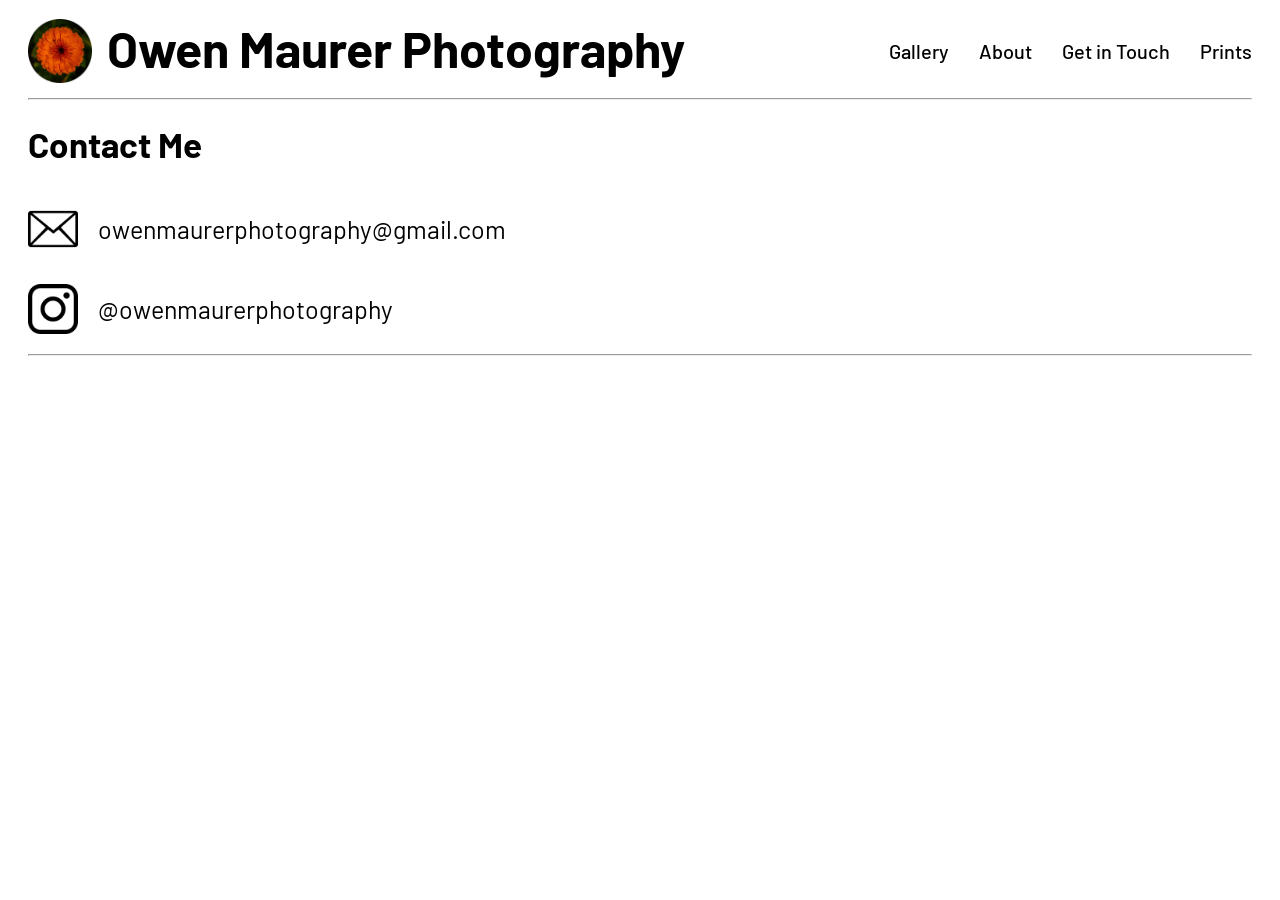
<file: contact.html>
<!doctype html>
<html lang="en-US">
    <head>
        <title>Contact Me | Owen Maurer Photography</title>
        <meta charset="utf-8" />
        <meta name="viewport" content="width=device-width" />
        <meta name="author" content="Owen Maurer" />
        <meta name="description" content="Contact Information for Owen Maurer" />
        <link rel="icon" href="photos/permanent/mini logo.png" type="image/x-icon" />
        <link href="styles/style.css" rel="stylesheet" />
    </head>
    <div id="page-wrapper">
        <body>
            <header>
                <img class="logo" src="photos/permanent/flower logo.jpg" alt="Logo of a flower" width = 64px height = 64px/>
                <p class="page-title"><a href="/">Owen Maurer Photography</a></p>
                <nav>
                    <a href="gallery">Gallery</a>
                    <a href="about">About</a>
                    <a href="contact">Get in Touch</a>
                    <a href="prints">Prints</a>
                </nav>
            </header>
            <hr>
            <h1>Contact Me</h1>
            <a class="contact-link" href="mailto:owenmaurerphotography@gmail.com">
                <img src="photos/permanent/email-icon.jpg" />
                <p>owenmaurerphotography@gmail.com</p>
            </a>
            <a class="contact-link" href="https://www.instagram.com/owenmaurerphotography/">
                <img src="photos/permanent/iglogo.jpg" />
                <p>@owenmaurerphotography</p>
            </a>
            <hr>
        </body>
    </div>
</html>
</file>
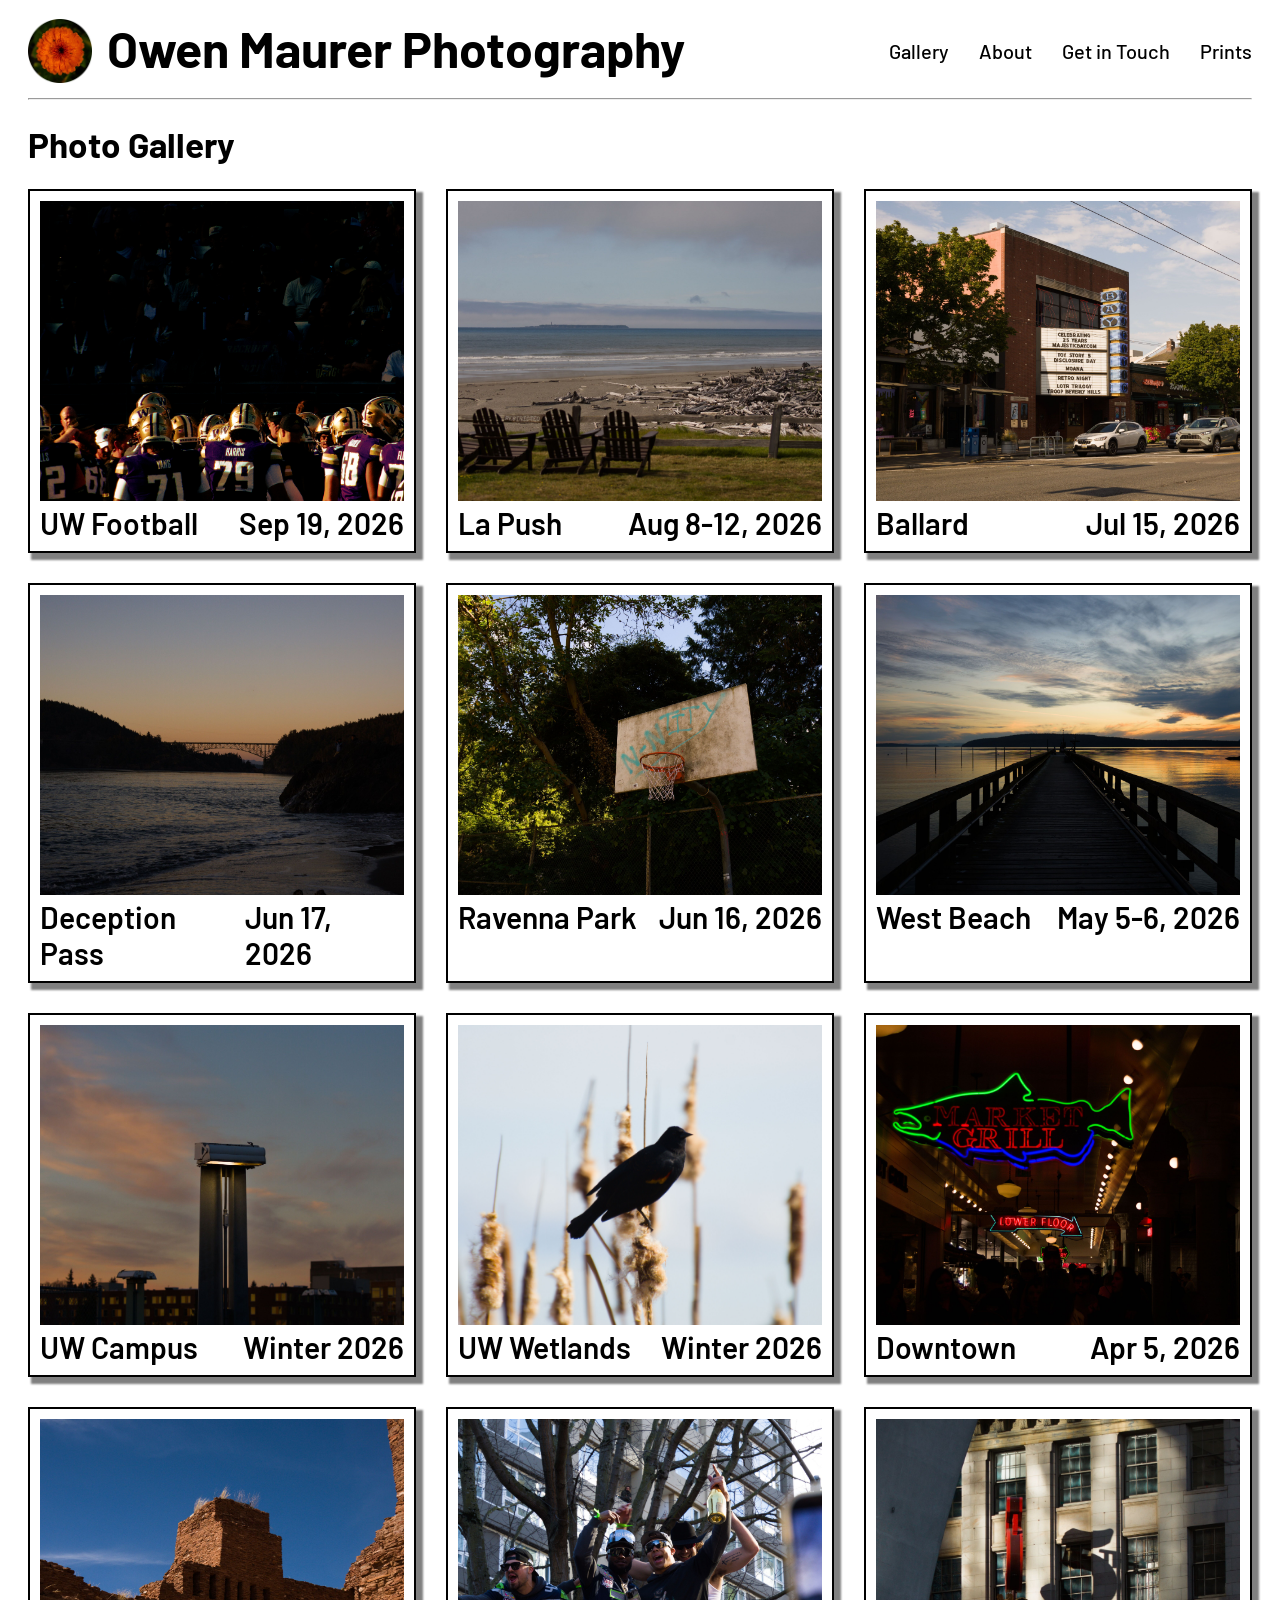
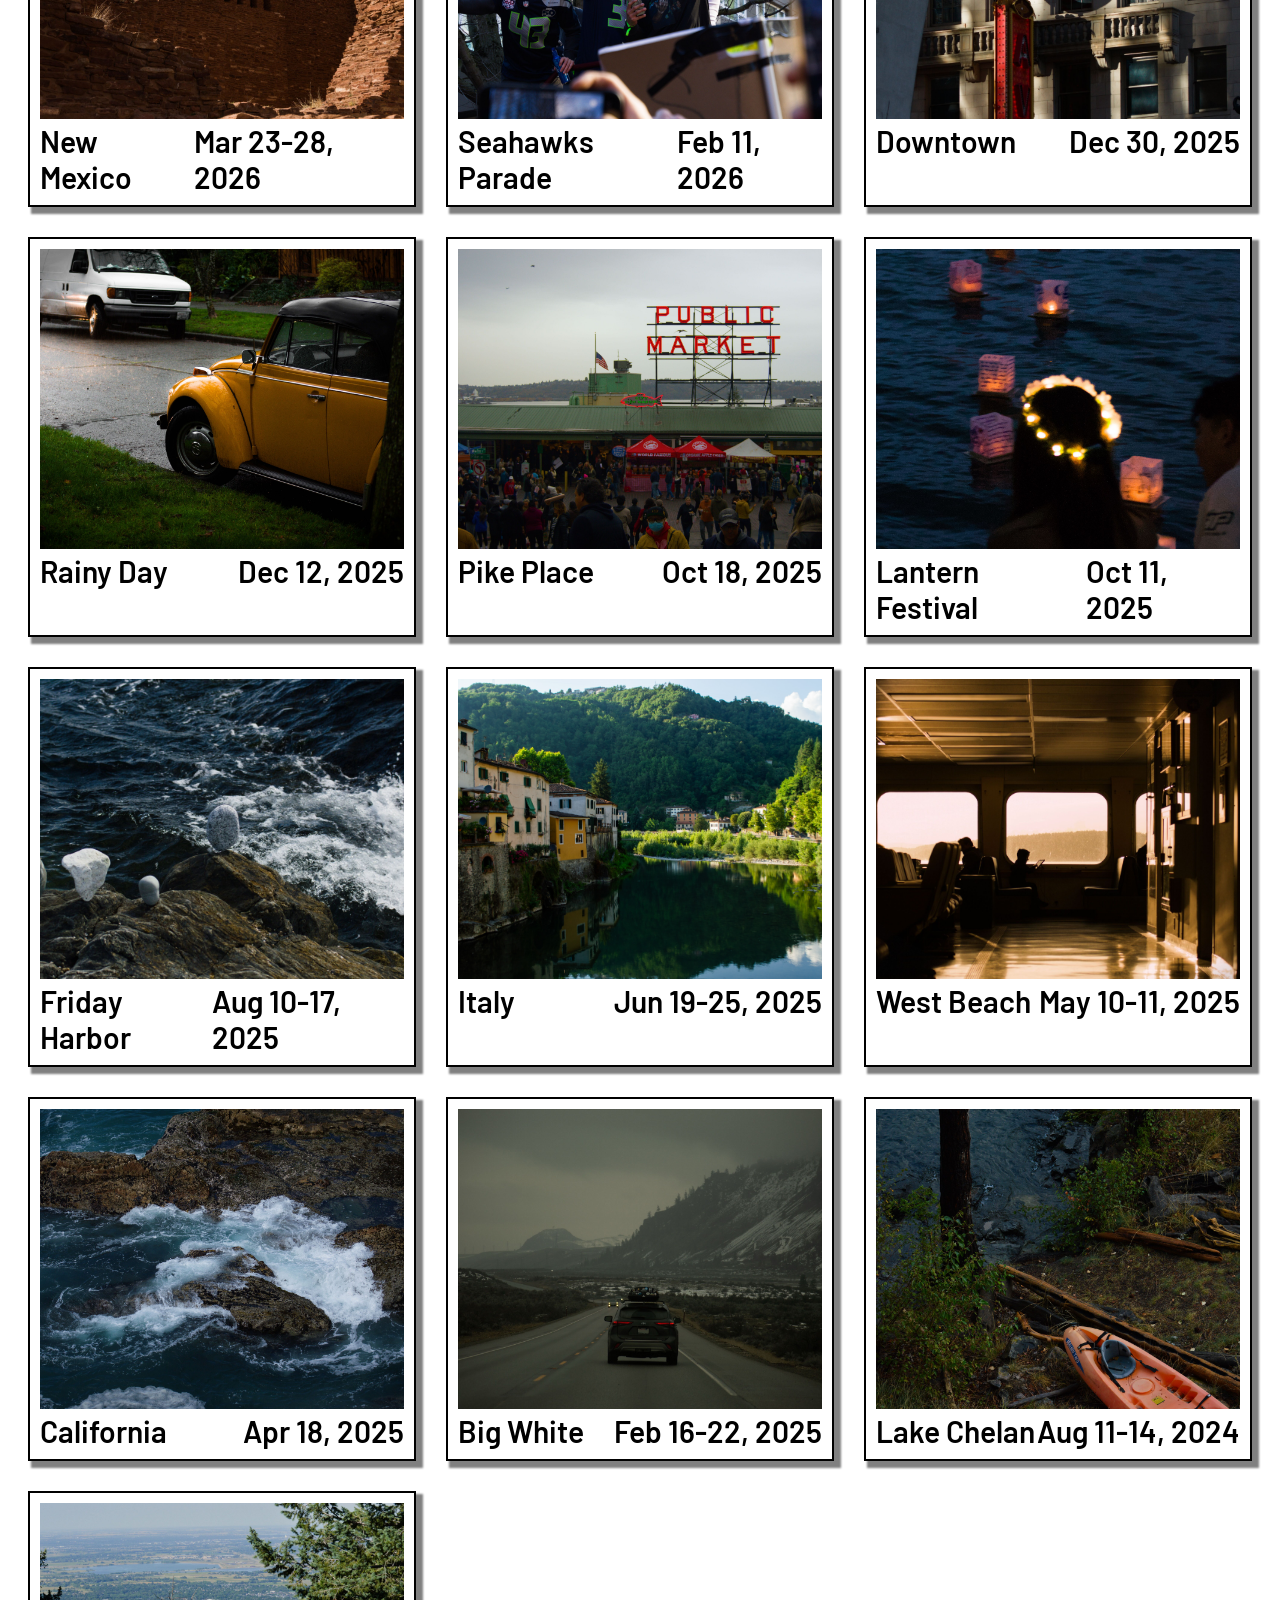
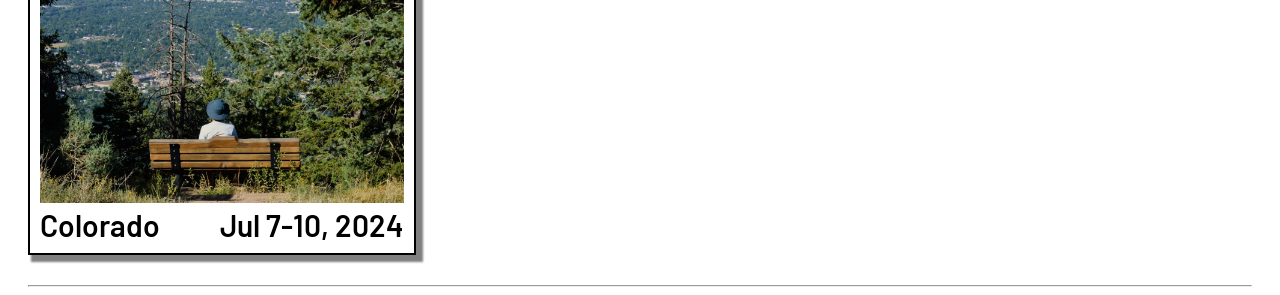
<file: gallery.html>
<!doctype html>
<html lang="en-US">
    <head>
        <title>Photo Gallery | Owen Maurer Photography</title>
        <meta charset="utf-8" />
        <meta name="viewport" content="width=device-width" />
        <meta name="author" content="Owen Maurer" />
        <meta name="description" content="Gallery of Photos Taken by Owen Maurer" />
        <link rel="icon" href="photos/permanent/mini logo.png" type="image/x-icon" />
        <link href="styles/style.css" rel="stylesheet" />
    </head>
    <div id="page-wrapper">
        <body>
            <header>
                <img class="logo" src="photos/permanent/flower logo.jpg" alt="Logo of a flower" width = 64px height = 64px/>
                <p class="page-title"><a href="/">Owen Maurer Photography</a></p>
                <nav>
                    <a href="gallery">Gallery</a>
                    <a href="about">About</a>
                    <a href="contact">Get in Touch</a>
                    <a href="prints">Prints</a>
                </nav>
            </header>
            <hr>
            <h1>Photo Gallery</h1>
            <div id="album-grid-gallery" class="album-grid"></div>
            <script>
                const ALBUM_JSON = "photos/albums.json"

                let albums = [];

                async function loadAlbums() {
                    const res = await fetch(ALBUM_JSON);
                    const data = await res.json();
                    const container = document.getElementById("album-grid-gallery");

                    data.forEach((album) => {
                        const currAlbum = document.createElement("a");
                        currAlbum.className = "album";
                        currAlbum.href = "album.html?album=" + album.slug;

                        const img = document.createElement("img");
                        img.src = album.thumbnailSrc;

                        const albumName = document.createElement("div");
                        albumName.className = "album-name";
                        albumName.textContent = album.name;

                        const albumDate = document.createElement("div");
                        albumDate.className = "album-date";
                        albumDate.textContent = album.date;

                        const caption = document.createElement("div");
                        caption.className = "album-caption"
                        caption.appendChild(albumName);
                        caption.appendChild(albumDate);

                        
                        currAlbum.appendChild(img);
                        currAlbum.appendChild(caption);
                        container.appendChild(currAlbum);
                        albums.push(currAlbum);
                    })

                }

                loadAlbums();
            </script>
            <hr>
        </body>
    </div>
</html>
</file>
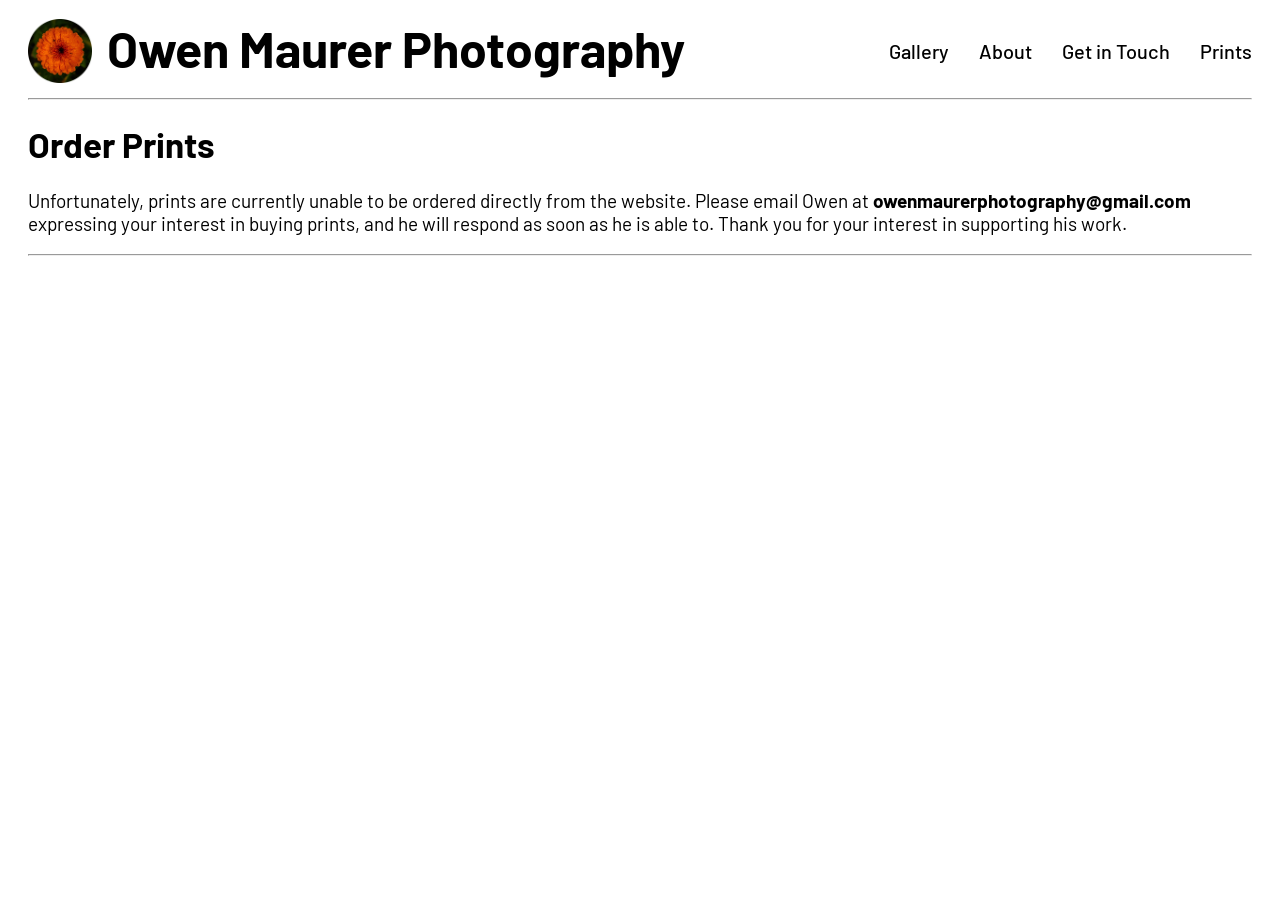
<file: prints.html>
<!doctype html>
<html lang="en-US">
    <head>
        <title>Prints | Owen Maurer Photography</title>
        <meta charset="utf-8" />
        <meta name="viewport" content="width=device-width" />
        <meta name="author" content="Owen Maurer" />
        <meta name="description" content="Page describing how to order prints" />
        <link rel="icon" href="photos/permanent/mini logo.png" type="image/x-icon" />
        <link href="styles/style.css" rel="stylesheet" />
    </head>
    <div id="page-wrapper">
        <body>
            <header>
                <img class="logo" src="photos/permanent/flower logo.jpg" alt="Logo of a flower" width = 64px height = 64px/>
                <p class="page-title"><a href="/">Owen Maurer Photography</a></p>
                <nav>
                    <a href="gallery">Gallery</a>
                    <a href="about">About</a>
                    <a href="contact">Get in Touch</a>
                    <a href="prints">Prints</a>
                </nav>
            </header>
            <hr>
            <h1>Order Prints</h1>
            <div class="prints-text">
                <p>
                    Unfortunately, prints are currently unable to be ordered directly from the website. Please email Owen at 
                    <a href="mailto:owenmaurerphotography@gmail.com" class="underline-link"><b>owenmaurerphotography@gmail.com</b></a>
                    expressing your interest in buying prints, and he will respond as soon as he is able to. Thank you for your
                    interest in supporting his work.
                </p>
            </div>
            <hr>
        </body>
    </div>
</html>
</file>
<file: styles/style.css>
@import url('https://fonts.googleapis.com/css2?family=Barlow:ital,wght@0,100;0,200;0,300;0,400;0,500;0,600;0,700;0,800;0,900;1,100;1,200;1,300;1,400;1,500;1,600;1,700;1,800;1,900&display=swap');

html {
  font-size: 10px;
  font-family: "Barlow", sans-serif;
}

#page-wrapper {
  max-width: 1440px;
  margin: 0 auto;
}

.logo {
  width: 64px;
  height: 64px;
}

.page-title {
  font-weight: 700;
  text-align: left;
  font-size: 5rem;
  margin: 0;
  padding: 0 0 5px 10px;
}

body {
  padding: 0 20px;
}

.logo {
  display: block;
  max-width: 100%;
}

a {
  color: #000000;
  text-decoration: none;
}

nav {
  font-weight: 500;
  display: flex;
  font-size: 2rem;
  gap: 30px;
  margin-left: auto;
  a:hover{
    text-decoration: underline;
  }
}

header {
  display: flex;
  gap: 5px;
  text-align: center;
  justify-content: center;
  align-items: center;
  padding: 10px 0px;
}

h1 {
  font-size: 3.5rem;
}

h2 {
  font-size: 2.5rem;
}

hr {
  color: black;
}

.carousel {
  position: relative;
  max-width: 1440px;
  height: 600px;
  overflow: hidden;
  margin: 20px auto;
}

.slide {
  position: absolute;
  top: 0;
  left: 0;
  width: 100%;
  height: 100%;
  opacity: 0;
  transform: translateX(100%);
  transition: opacity 1.2s ease-in-out, transform 1.2s ease-in-out;
}

.slide.active {
  opacity: 1;
  transform: translateX(0);
}

.slide.exit-left {
  opacity: 0;
  transform: translateX(-100%);
}

.slide.exit-right {
  opacity: 0;
  transform: translateX(100%);
}

.slide img {
  width: 100%;
  height: 100%;
  object-fit: contain;
}

.arrow {
  position: absolute;
  top: 50%;
  background: rgba(0,0,0,0.4);
  color: white;
  border: none;
  font-size: 4rem;
  padding: 8px 16px;
  cursor: pointer;
  z-index: 10;
  opacity: 0;
  transition: opacity 0.3s ease-in-out, transform 0.3s ease-in-out;
  transform: translateY(100%);
}

.carousel:hover .arrow {
  opacity: 1;
  transform: translateY(-50%);
}

.arrow.prev { left: 12px; }
.arrow.next { right: 12px; }

.section-title {
  display: flex;
  justify-content: left;
  align-items: center;
}

.underline-link:hover {
  text-decoration: underline;
  cursor: pointer;
}

.album-grid {
  width: 100%;
  display: grid;
  gap: 30px;
  grid-template-columns: repeat(3, 1fr);
  grid-auto-rows: minmax(100px, auto);
  margin-bottom: 30px;
}

.album {
  border: 2px black solid;
  overflow: hidden;
  box-shadow: 5px 5px 2px 2px gray;
  font-size: 2rem;
  font-weight: 500;
  padding: 10px;
  
  img {
    width: 100%;
    height: 300px;
    object-fit: cover;
  }
}

.album-caption {
  font-size: 3rem;
  font-weight: 600;
  display: flex;
  justify-content: space-between;
  width: 100%;
}

.intro {
  font-size: 2.5rem;
}

.profile-pic {
  max-width: 600px;
}

.contact-link {
  p {
    font-size: 2.5rem;
  }
  display: flex;
  align-items: center;
  justify-content: left;
  gap: 20px;
  p:hover {
    text-decoration: underline;
  }
  img {
    width: 50px;
    height: 100%;
    overflow: hidden;
    object-fit: cover;
  }
}

#album-page-header {
  display: flex;
  justify-content: space-between;
  font-size: 4rem;
  margin: 10px 0;
  padding: 0 0 3vh 0;
  font-weight: 600;
}

#album-exit {
  background: none;
  border: none;
  display: flex;
  justify-content: right;
  font-size: 1.2rem;
  padding: 5px 0 0 0;
}

.photo-grid {
  display: grid;
  width: 100%;
  gap: 20px 10px;
  grid-template-columns: repeat(5, 1fr);
  align-items: center;
}

.photo {
  overflow: hidden;

  img {
    width: 100%;
    height: 100%;
  }
}

.overlay {
  position: fixed;
  top: 0;
  left: 0;
  width: 100%;
  height: 100%;
  background-color: rgba(0,0,0,0.8);
  display: none;
  object-fit: contain;
  touch-action: none;
  overflow: hidden;
}

.overlay.active {
  display: flex;
  align-items: center;
  justify-content: center;
  object-fit: contain;
}

#overlay-img {
  max-width: 80vw;
  max-height: 80vh;
  object-fit: contain;
  user-select: none;
  -webkit-user-drag: none;
}

.photo-arrow {
  position: absolute;
  top: 50%;
  background: none;
  color: white;
  border: none;
  font-size: 5rem;
  cursor: pointer;
  z-index: 10;
  transform: translateY(-50%);
}

#photo-arrow-prev { right: 93% }
#photo-arrow-next { left: 93% }

.exit {
  position: absolute;
  top: 5%;
  left: 90%;
  font-size: 5rem;
  background: none;
  border: none;
  cursor: pointer;
  color: white;
}

.photo-arrow.hidden { display: none }

.prints-text {
  p, a {
    font-size: 1.9rem;
  }
}


@media (max-width: 1024px) {
  html {
    font-size: 7px;
  }

  nav {
    gap: 15px;
  }

  .logo {
    max-width: 40px;
    max-height: 40px;
  }

  .page-title {
    font-size: 25px;
    padding: 0 0 0 5px;
  }

  .carousel {
    height: 350px;
  }

  .album-grid {
    grid-template-columns: repeat(3, 1fr);
    gap: 15px;
  }

  .album-grid img {
    max-height: 140px;
  }

  .album {
    padding: 5px;
  }

  .photo-grid {
    grid-template-columns: repeat(4, 1fr);
    grid-auto-rows: minmax(350px, auto);
    object-fit: contain;
  }

  .profile-pic {
    max-width: 400px;
    margin: 0 auto;
    display: flex;
    justify-content: center;
  }

  .contact-link {
    img {
      height: 40px;
      width: 40px;
    }
    p {
      font-size: 20px;
      gap: 10px;
    }
  }

  .arrow {
    opacity: 1;
    transform: translateY(-50%);
    padding: 3px;
  }
}

@media (max-width: 600px) {
  html {
    font-size: 4px;
  }

  .page-title {
    padding-left: 3px;
  }

  nav {
    gap: 7px;
  }

  .logo {
    max-width: 30px;
    max-height: 30px;
  }

  .page-title {
    font-size: 13px;
  }

  .carousel {
    height: 350px;
  }

  .album-grid {
    grid-template-columns: repeat(2, 1fr);
    gap: 10px;
  }

  .album-grid img {
    height: 27vw;
  }

  .album {
    padding: 5px;
  }

  .photo-grid {
    grid-template-columns: repeat(3, 1fr);
    grid-auto-rows: minmax(120px, auto);
  }

  .profile-pic {
    max-width: 250px;
    margin: 0 auto;
    display: flex;
    justify-content: center;
  }

  .contact-link {
    p {
      font-size: 15px;
    }
    img {
      height: 25px;
      width: 25px;
    }
    gap: 10px;
  }

  .arrow {
    opacity: 1;
    transform: translateY(-50%);
    padding: 3px;
  }
}
</file>
